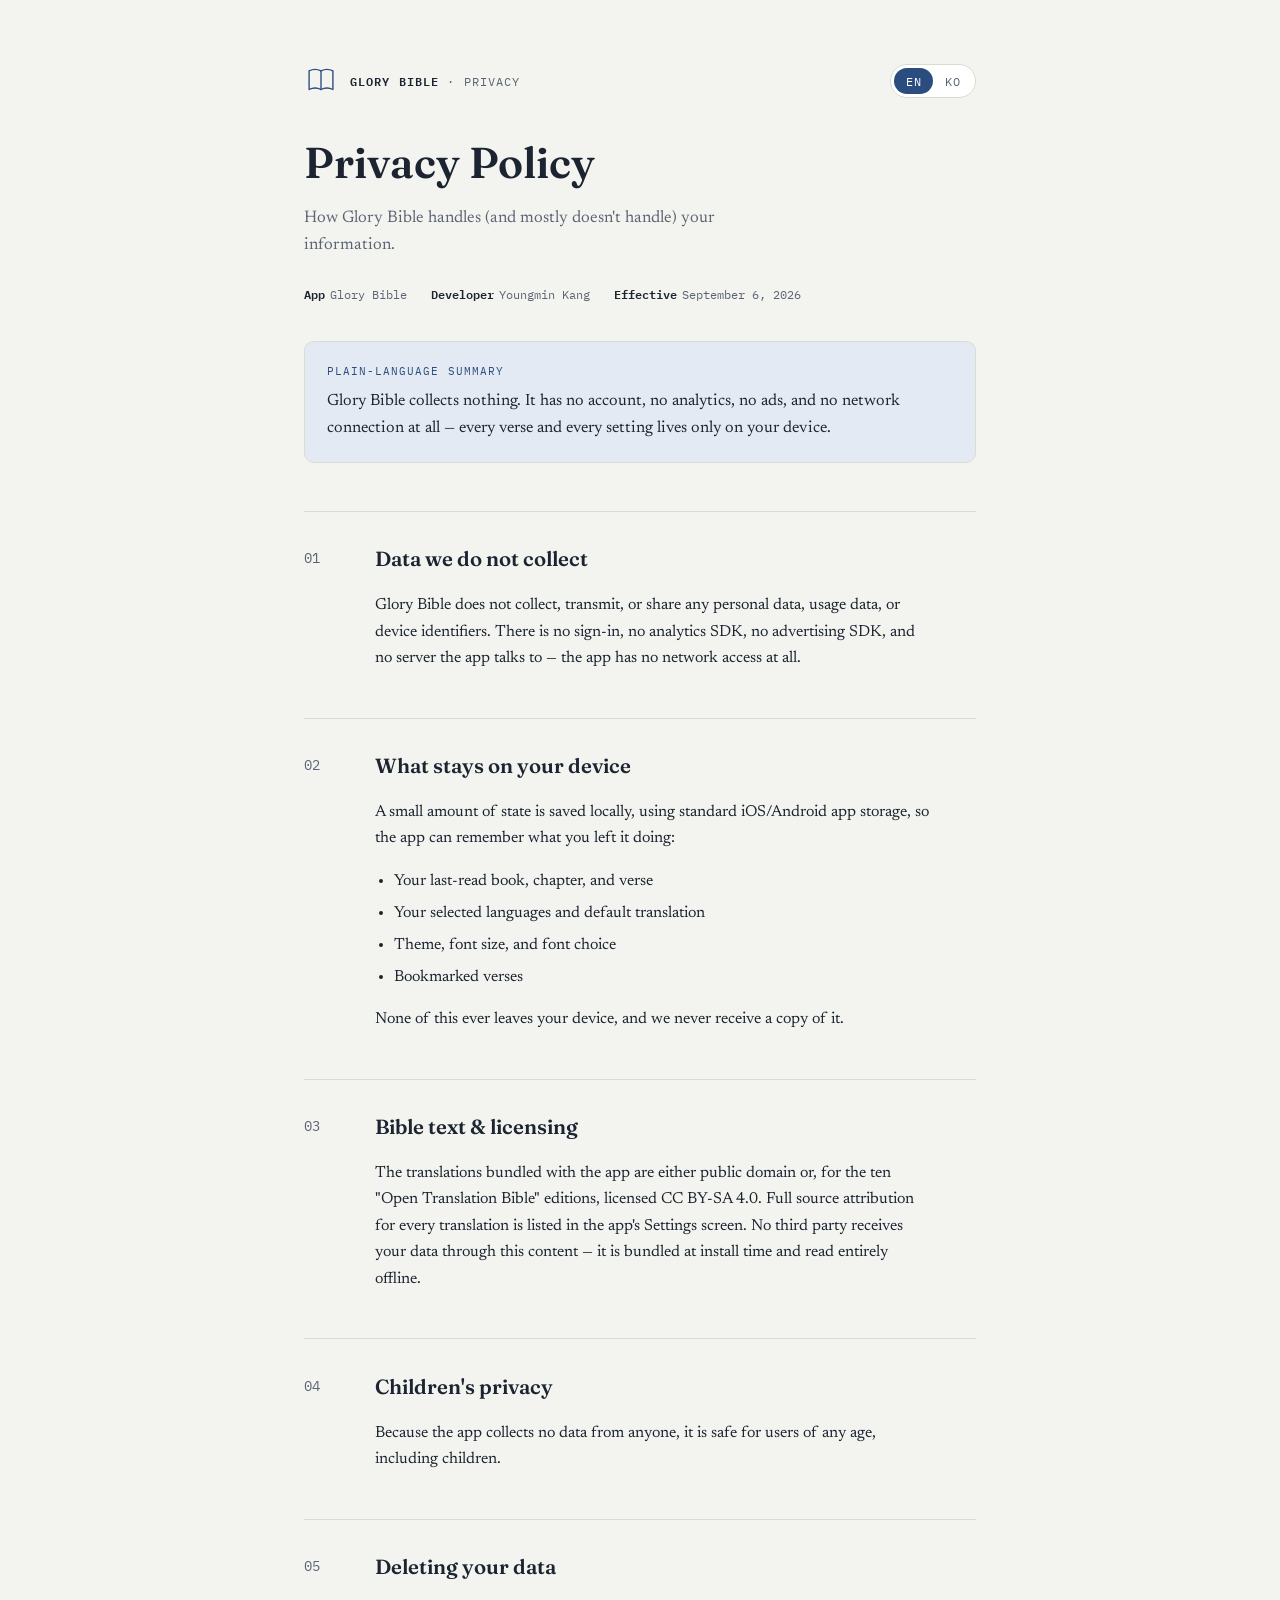
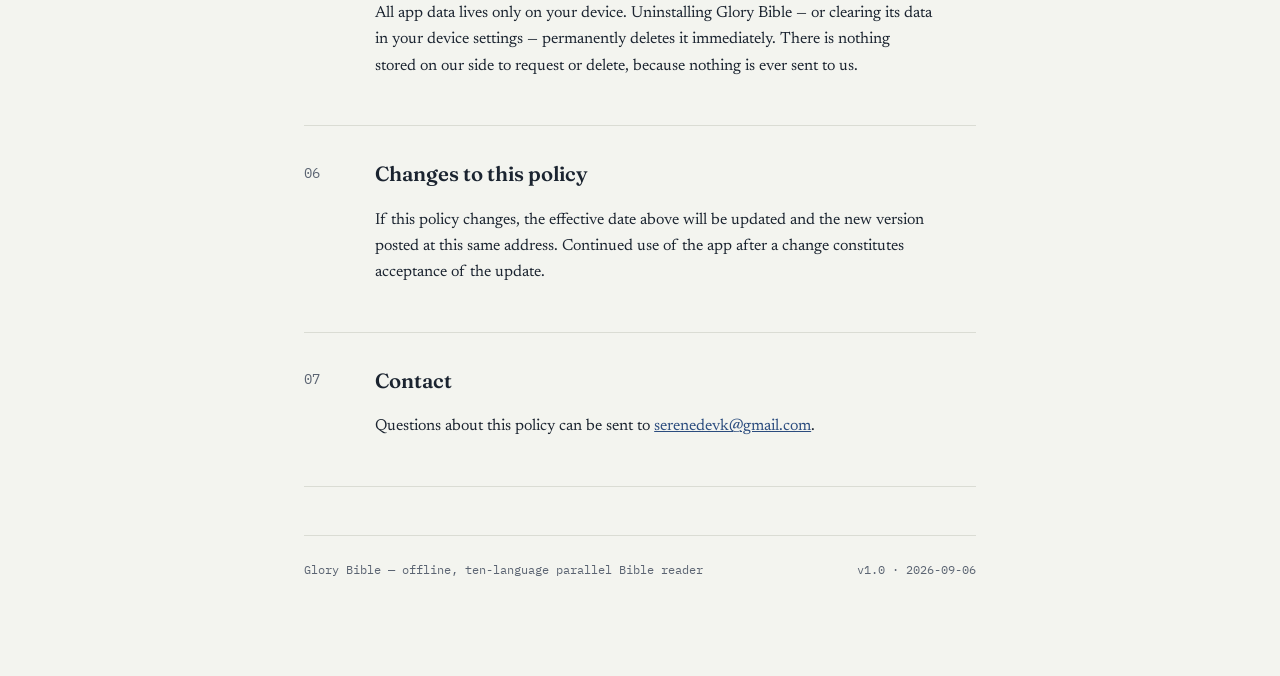
<file: privacy.html>
<!DOCTYPE html>
<html lang="en">
<head>
<meta charset="UTF-8">
<meta name="viewport" content="width=device-width, initial-scale=1">
<title>Glory Bible Privacy Policy</title>
<link rel="stylesheet" href="https://fonts.googleapis.com/css2?family=Fraunces:opsz,wght@9..144,500;9..144,600&family=Newsreader:ital,wght@0,400;0,500;1,400&family=IBM+Plex+Mono:wght@400;600&display=swap">
<style>
  :root {
    --bg: #f3f4ef;
    --surface: #ffffff;
    --ink: #1b2430;
    --muted: #5b6472;
    --accent: #2b4c7e;
    --accent-soft: #e4eaf3;
    --rule: #dadcd4;
    --mono-tint: #eef0ea;
    --font-display: "Fraunces", "Iowan Old Style", "Palatino Linotype", serif;
    --font-body: "Newsreader", "Palatino Linotype", Georgia, serif;
    --font-mono: "IBM Plex Mono", ui-monospace, "SFMono-Regular", Menlo, monospace;
  }

  @media (prefers-color-scheme: dark) {
    :root {
      --bg: #12161b;
      --surface: #1a1f26;
      --ink: #e8e9e3;
      --muted: #9aa3ae;
      --accent: #86a9d6;
      --accent-soft: #202b3a;
      --rule: #2b313a;
      --mono-tint: #1f242b;
    }
  }

  * { box-sizing: border-box; }

  html, body {
    margin: 0;
    background: var(--bg);
    color: var(--ink);
  }

  body {
    font-family: var(--font-body);
    line-height: 1.65;
    -webkit-font-smoothing: antialiased;
  }

  .wrap {
    max-width: 720px;
    margin: 0 auto;
    padding: 4rem 1.5rem 6rem;
  }

  header.top {
    display: flex;
    align-items: flex-start;
    justify-content: space-between;
    gap: 1.5rem;
    margin-bottom: 2.5rem;
  }

  .mark-row {
    display: flex;
    align-items: center;
    gap: 0.75rem;
  }

  .mark {
    width: 34px;
    height: 34px;
    flex-shrink: 0;
    color: var(--accent);
  }

  .wordmark {
    font-family: var(--font-mono);
    font-size: 0.78rem;
    letter-spacing: 0.09em;
    text-transform: uppercase;
    color: var(--muted);
  }

  .wordmark strong {
    color: var(--ink);
    font-weight: 600;
  }

  .lang-toggle {
    display: inline-flex;
    border: 1px solid var(--rule);
    border-radius: 999px;
    padding: 3px;
    background: var(--surface);
    font-family: var(--font-mono);
    font-size: 0.72rem;
    letter-spacing: 0.04em;
  }

  .lang-toggle button {
    appearance: none;
    border: none;
    background: transparent;
    color: var(--muted);
    padding: 0.35rem 0.75rem;
    border-radius: 999px;
    cursor: pointer;
    font-family: inherit;
    font-size: inherit;
    letter-spacing: inherit;
  }

  .lang-toggle button:focus-visible,
  a:focus-visible {
    outline: 2px solid var(--accent);
    outline-offset: 2px;
  }

  .lang-toggle button[aria-pressed="true"] {
    background: var(--accent);
    color: var(--surface);
  }

  h1 {
    font-family: var(--font-display);
    font-weight: 600;
    font-size: clamp(2rem, 4.5vw, 2.7rem);
    line-height: 1.15;
    margin: 0 0 0.5rem;
    text-wrap: balance;
  }

  .subtitle {
    color: var(--muted);
    font-size: 1.05rem;
    max-width: 46ch;
  }

  .meta-row {
    display: flex;
    flex-wrap: wrap;
    gap: 0.4rem 1.5rem;
    margin-top: 1.5rem;
    font-family: var(--font-mono);
    font-size: 0.78rem;
    color: var(--muted);
  }

  .meta-row dt { display: inline; font-weight: 600; color: var(--ink); }
  .meta-row .pair { display: flex; gap: 0.4em; margin: 0; }
  .meta-row dd { margin: 0; }

  .summary-box {
    background: var(--accent-soft);
    border: 1px solid var(--rule);
    border-radius: 10px;
    padding: 1.25rem 1.4rem;
    margin: 2.25rem 0 3rem;
  }

  .summary-box p {
    margin: 0;
    font-size: 1.02rem;
  }

  .summary-box .eyebrow {
    display: block;
    font-family: var(--font-mono);
    font-size: 0.7rem;
    letter-spacing: 0.09em;
    text-transform: uppercase;
    color: var(--accent);
    margin-bottom: 0.5rem;
  }

  section.clause {
    display: grid;
    grid-template-columns: 3.2rem 1fr;
    gap: 0 1.25rem;
    padding: 1.9rem 0;
    border-top: 1px solid var(--rule);
  }

  section.clause:last-of-type {
    border-bottom: 1px solid var(--rule);
  }

  .clause-num {
    font-family: var(--font-mono);
    font-size: 0.85rem;
    color: var(--muted);
    padding-top: 0.3rem;
  }

  .clause h2 {
    font-family: var(--font-display);
    font-weight: 600;
    font-size: 1.28rem;
    margin: 0 0 0.6rem;
    text-wrap: balance;
  }

  .clause p, .clause li {
    max-width: 62ch;
    font-size: 1rem;
    color: var(--ink);
  }

  .clause ul {
    margin: 0.6rem 0 0;
    padding-left: 1.15rem;
  }

  .clause li + li { margin-top: 0.35rem; }

  .clause a { color: var(--accent); }

  footer.foot {
    margin-top: 3rem;
    padding-top: 1.5rem;
    border-top: 1px solid var(--rule);
    font-family: var(--font-mono);
    font-size: 0.76rem;
    color: var(--muted);
    display: flex;
    justify-content: space-between;
    gap: 1rem;
    flex-wrap: wrap;
  }

  [hidden] { display: none !important; }

  @media (max-width: 520px) {
    section.clause { grid-template-columns: 1fr; }
    .clause-num { padding-top: 0; }
  }
</style>
</head>
<body>
<div class="wrap">

  <header class="top">
    <div class="mark-row">
      <svg class="mark" viewBox="0 0 40 40" fill="none" xmlns="http://www.w3.org/2000/svg" aria-hidden="true">
        <path d="M20 8C16 6 10 6 6 8V30C10 28 16 28 20 30" stroke="currentColor" stroke-width="1.6" stroke-linecap="round" stroke-linejoin="round"/>
        <path d="M20 8C24 6 30 6 34 8V30C30 28 24 28 20 30" stroke="currentColor" stroke-width="1.6" stroke-linecap="round" stroke-linejoin="round"/>
        <path d="M20 8V30" stroke="currentColor" stroke-width="1.6" stroke-linecap="round"/>
      </svg>
      <div class="wordmark"><strong>Glory Bible</strong> &middot; Privacy</div>
    </div>
    <div class="lang-toggle" role="group" aria-label="Language">
      <button type="button" id="btn-en" aria-pressed="true">EN</button>
      <button type="button" id="btn-ko" aria-pressed="false">KO</button>
    </div>
  </header>

  <!-- ENGLISH -->
  <div id="lang-en">
    <h1>Privacy Policy</h1>
    <p class="subtitle">How Glory Bible handles (and mostly doesn't handle) your information.</p>

    <dl class="meta-row">
      <div class="pair"><dt>App</dt><dd>Glory Bible</dd></div>
      <div class="pair"><dt>Developer</dt><dd>Youngmin Kang</dd></div>
      <div class="pair"><dt>Effective</dt><dd>September 6, 2026</dd></div>
    </dl>

    <div class="summary-box">
      <span class="eyebrow">Plain-language summary</span>
      <p>Glory Bible collects nothing. It has no account, no analytics, no ads, and no network connection at all &mdash; every verse and every setting lives only on your device.</p>
    </div>

    <section class="clause">
      <div class="clause-num">01</div>
      <div>
        <h2>Data we do not collect</h2>
        <p>Glory Bible does not collect, transmit, or share any personal data, usage data, or device identifiers. There is no sign-in, no analytics SDK, no advertising SDK, and no server the app talks to &mdash; the app has no network access at all.</p>
      </div>
    </section>

    <section class="clause">
      <div class="clause-num">02</div>
      <div>
        <h2>What stays on your device</h2>
        <p>A small amount of state is saved locally, using standard iOS/Android app storage, so the app can remember what you left it doing:</p>
        <ul>
          <li>Your last-read book, chapter, and verse</li>
          <li>Your selected languages and default translation</li>
          <li>Theme, font size, and font choice</li>
          <li>Bookmarked verses</li>
        </ul>
        <p>None of this ever leaves your device, and we never receive a copy of it.</p>
      </div>
    </section>

    <section class="clause">
      <div class="clause-num">03</div>
      <div>
        <h2>Bible text &amp; licensing</h2>
        <p>The translations bundled with the app are either public domain or, for the ten "Open Translation Bible" editions, licensed CC BY-SA 4.0. Full source attribution for every translation is listed in the app's Settings screen. No third party receives your data through this content &mdash; it is bundled at install time and read entirely offline.</p>
      </div>
    </section>

    <section class="clause">
      <div class="clause-num">04</div>
      <div>
        <h2>Children's privacy</h2>
        <p>Because the app collects no data from anyone, it is safe for users of any age, including children.</p>
      </div>
    </section>

    <section class="clause">
      <div class="clause-num">05</div>
      <div>
        <h2>Deleting your data</h2>
        <p>All app data lives only on your device. Uninstalling Glory Bible &mdash; or clearing its data in your device settings &mdash; permanently deletes it immediately. There is nothing stored on our side to request or delete, because nothing is ever sent to us.</p>
      </div>
    </section>

    <section class="clause">
      <div class="clause-num">06</div>
      <div>
        <h2>Changes to this policy</h2>
        <p>If this policy changes, the effective date above will be updated and the new version posted at this same address. Continued use of the app after a change constitutes acceptance of the update.</p>
      </div>
    </section>

    <section class="clause">
      <div class="clause-num">07</div>
      <div>
        <h2>Contact</h2>
        <p>Questions about this policy can be sent to <a href="mailto:serenedevk@gmail.com">serenedevk@gmail.com</a>.</p>
      </div>
    </section>
  </div>

  <!-- KOREAN -->
  <div id="lang-ko" hidden>
    <h1>개인정보 처리방침</h1>
    <p class="subtitle">글로리 바이블이 사용자 정보를 다루는(사실상 다루지 않는) 방식입니다.</p>

    <dl class="meta-row">
      <div class="pair"><dt>앱</dt><dd>글로리 바이블 (Glory Bible)</dd></div>
      <div class="pair"><dt>개발자</dt><dd>강영민 (Youngmin Kang)</dd></div>
      <div class="pair"><dt>시행일</dt><dd>2026년 9월 6일</dd></div>
    </dl>

    <div class="summary-box">
      <span class="eyebrow">한눈에 보는 요약</span>
      <p>글로리 바이블은 어떤 정보도 수집하지 않습니다. 계정도, 분석 도구도, 광고도, 네트워크 연결도 전혀 없습니다 &mdash; 모든 말씀과 설정은 오직 사용자의 기기 안에만 저장됩니다.</p>
    </div>

    <section class="clause">
      <div class="clause-num">01</div>
      <div>
        <h2>수집하지 않는 정보</h2>
        <p>글로리 바이블은 개인정보, 이용 정보, 기기 식별자 등 어떤 데이터도 수집·전송·공유하지 않습니다. 로그인 기능, 분석(애널리틱스) SDK, 광고 SDK가 전혀 없으며, 앱이 통신하는 서버 자체가 존재하지 않습니다 &mdash; 앱은 아예 네트워크에 접근하지 않습니다.</p>
      </div>
    </section>

    <section class="clause">
      <div class="clause-num">02</div>
      <div>
        <h2>기기에만 저장되는 정보</h2>
        <p>사용하던 상태를 기억하기 위해, iOS/Android의 표준 앱 저장소를 이용해 아래 정보만 기기 안에 저장됩니다.</p>
        <ul>
          <li>마지막으로 읽은 책·장·절</li>
          <li>선택한 언어 및 기본 번역본</li>
          <li>테마, 글자 크기, 폰트 설정</li>
          <li>북마크한 절</li>
        </ul>
        <p>이 정보는 기기 밖으로 전송되지 않으며, 개발자는 이 정보를 전혀 전달받지 않습니다.</p>
      </div>
    </section>

    <section class="clause">
      <div class="clause-num">03</div>
      <div>
        <h2>성경 본문 및 라이선스</h2>
        <p>앱에 포함된 번역본은 퍼블릭 도메인이거나, "열린성경(Open Translation Bible)" 계열 10종의 경우 CC BY-SA 4.0 라이선스를 따릅니다. 각 번역본의 전체 출처 정보는 앱 내 설정 화면에서 확인할 수 있습니다. 이 콘텐츠를 통해 어떤 제3자도 사용자 데이터를 전달받지 않으며, 설치 시 함께 제공되어 완전히 오프라인으로 읽힙니다.</p>
      </div>
    </section>

    <section class="clause">
      <div class="clause-num">04</div>
      <div>
        <h2>아동의 개인정보</h2>
        <p>이 앱은 그 누구로부터도 정보를 수집하지 않으므로, 아동을 포함한 모든 연령대가 안전하게 사용할 수 있습니다.</p>
      </div>
    </section>

    <section class="clause">
      <div class="clause-num">05</div>
      <div>
        <h2>정보 삭제</h2>
        <p>모든 앱 데이터는 오직 사용자의 기기에만 존재합니다. 앱을 삭제하거나 기기 설정에서 앱 데이터를 지우면 즉시 영구적으로 삭제됩니다. 저희 쪽에는 애초에 아무 정보도 전달되지 않으므로, 별도로 삭제를 요청할 대상 자체가 없습니다.</p>
      </div>
    </section>

    <section class="clause">
      <div class="clause-num">06</div>
      <div>
        <h2>정책 변경</h2>
        <p>본 방침이 변경되는 경우, 위 시행일이 갱신되고 새 버전이 같은 주소에 게시됩니다. 변경 이후에도 앱을 계속 사용하는 것은 변경된 내용에 동의하는 것으로 간주됩니다.</p>
      </div>
    </section>

    <section class="clause">
      <div class="clause-num">07</div>
      <div>
        <h2>문의</h2>
        <p>본 방침에 대해 궁금한 점은 <a href="mailto:serenedevk@gmail.com">serenedevk@gmail.com</a>으로 연락해 주세요.</p>
      </div>
    </section>
  </div>

  <footer class="foot">
    <span>Glory Bible &mdash; offline, ten-language parallel Bible reader</span>
    <span>v1.0 &middot; 2026-09-06</span>
  </footer>

</div>

<script>
  (function () {
    var enBtn = document.getElementById('btn-en');
    var koBtn = document.getElementById('btn-ko');
    var enBox = document.getElementById('lang-en');
    var koBox = document.getElementById('lang-ko');

    function setLang(lang) {
      var isKo = lang === 'ko';
      enBox.hidden = isKo;
      koBox.hidden = !isKo;
      enBtn.setAttribute('aria-pressed', String(!isKo));
      koBtn.setAttribute('aria-pressed', String(isKo));
      document.documentElement.setAttribute('lang', isKo ? 'ko' : 'en');
      try { localStorage.setItem('gb-privacy-lang', lang); } catch (e) {}
    }

    enBtn.addEventListener('click', function () { setLang('en'); });
    koBtn.addEventListener('click', function () { setLang('ko'); });

    var saved = null;
    try { saved = localStorage.getItem('gb-privacy-lang'); } catch (e) {}
    if (saved === 'ko') setLang('ko');
  })();
</script>
</body>
</html>
</file>
